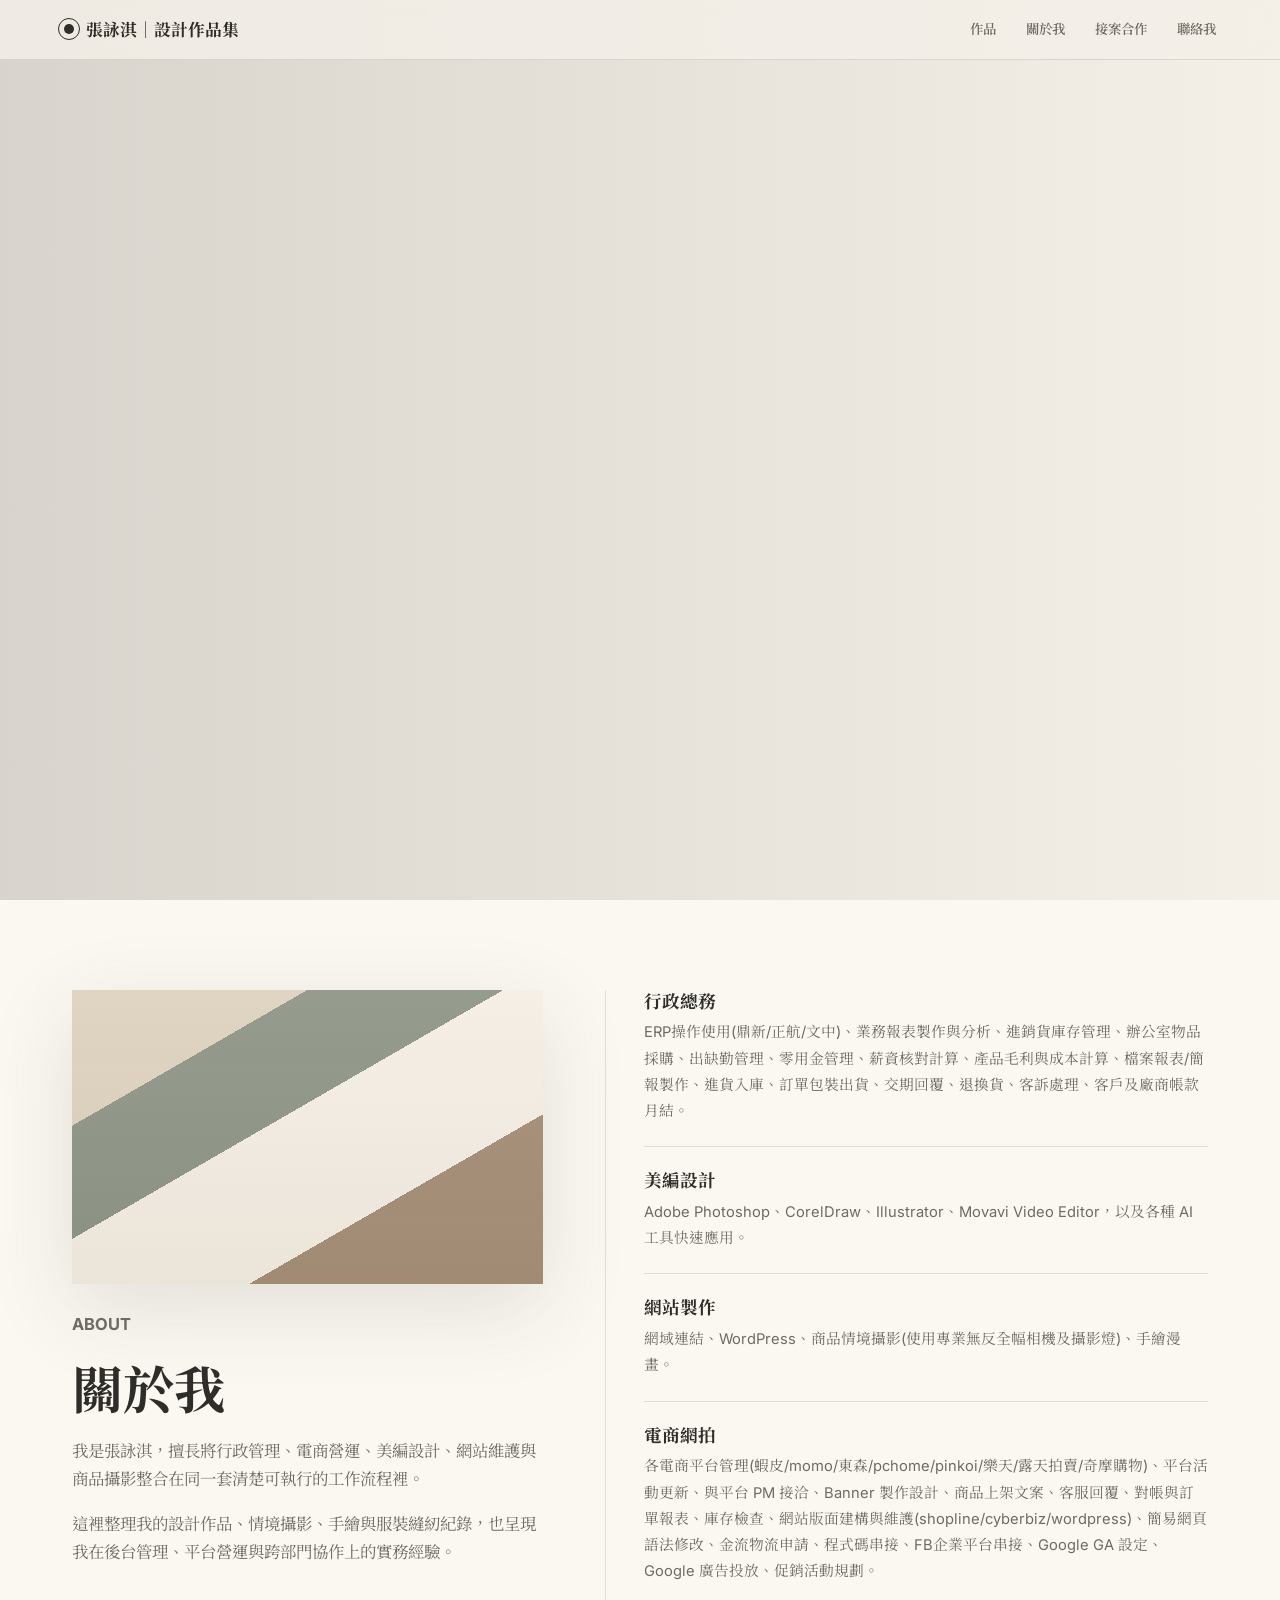
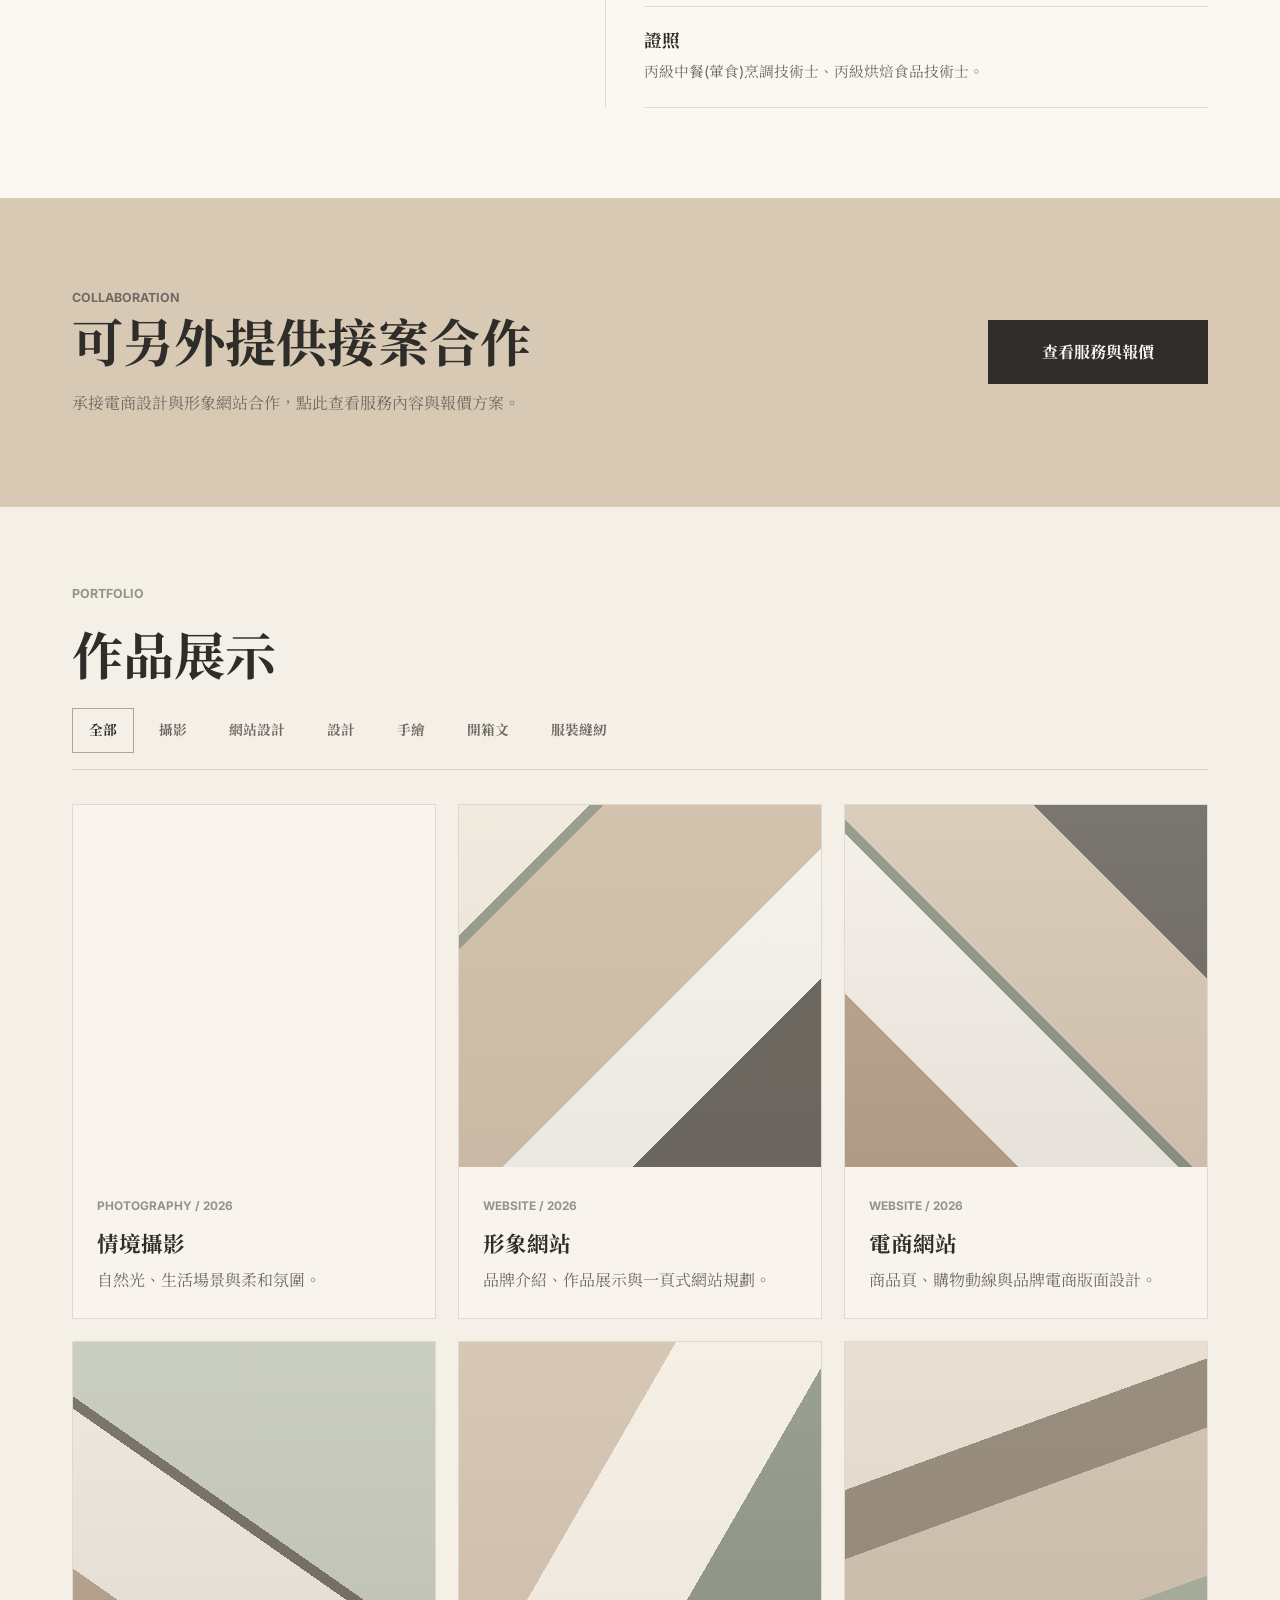
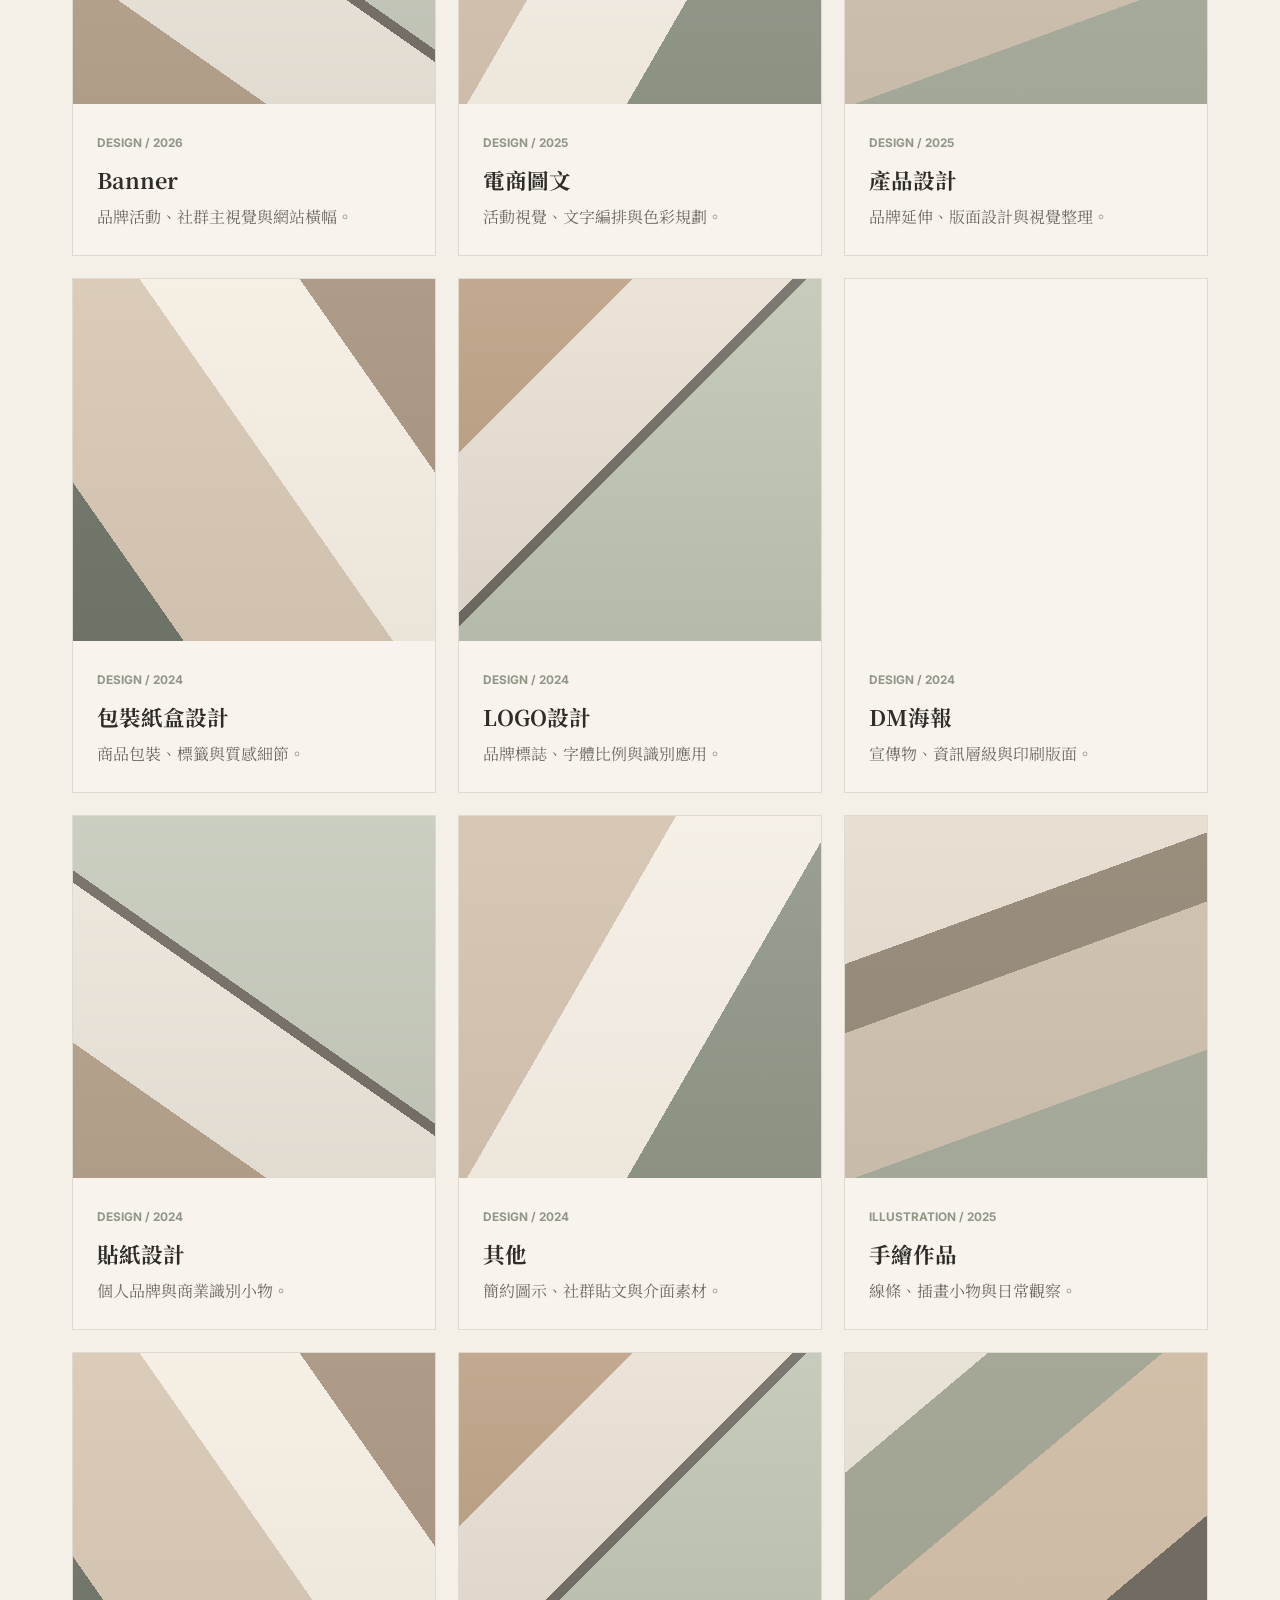
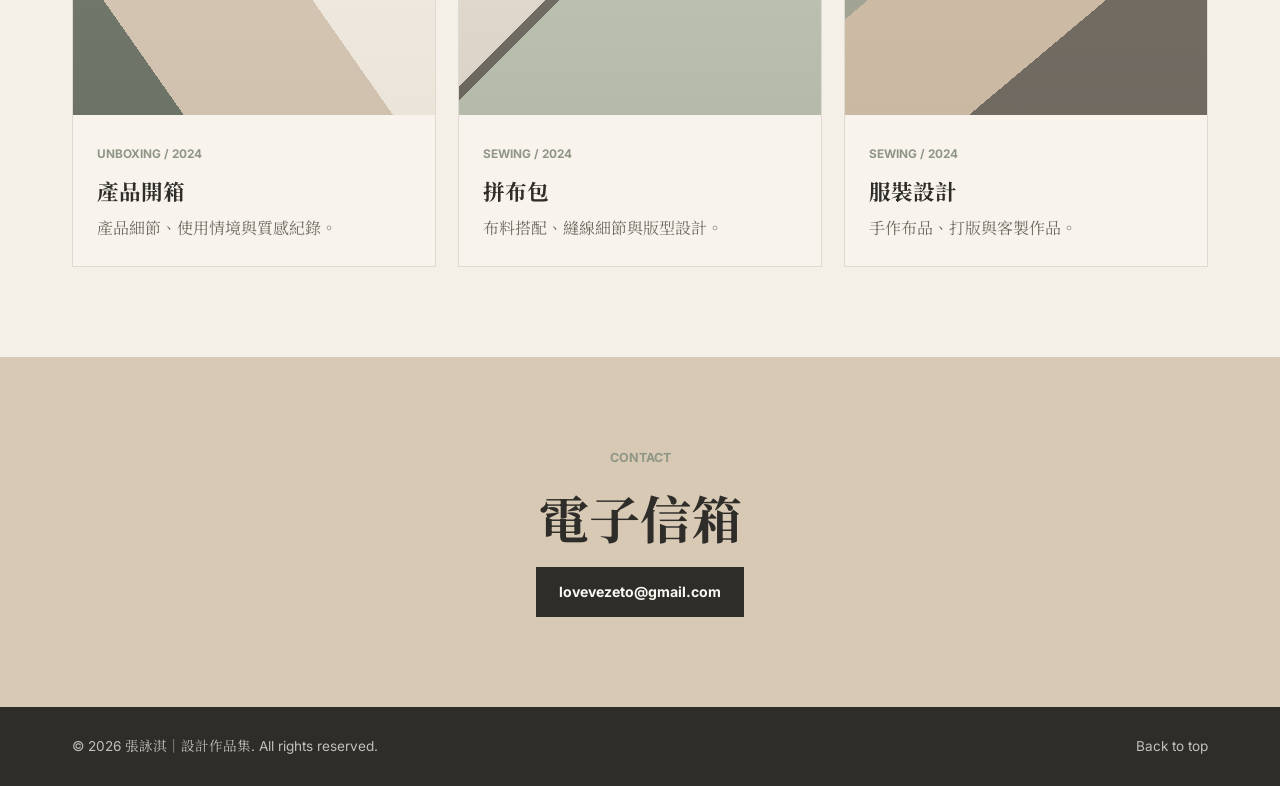
<file: index.html>
<!DOCTYPE html>
<html lang="zh-Hant">
  <head>
    <meta charset="UTF-8" />
    <meta name="viewport" content="width=device-width, initial-scale=1.0" />
    <meta
      name="description"
      content="高級感品牌風格作品集網站，收錄情境攝影、設計、手繪、開箱文與服裝縫紉作品。"
    />
    <title>張詠淇｜設計作品集</title>
    <link rel="preconnect" href="https://fonts.googleapis.com" />
    <link rel="preconnect" href="https://fonts.gstatic.com" crossorigin />
    <link
      href="https://fonts.googleapis.com/css2?family=Noto+Serif+TC:wght@500;700&family=Inter:wght@400;500;600&display=swap"
      rel="stylesheet"
    />
    <link rel="stylesheet" href="styles.css?v=20260527-2" />
  </head>
  <body>
    <header class="site-header" data-header>
      <a class="brand" href="index.html#top" aria-label="回到首頁">
        <span class="brand-mark"></span>
        張詠淇｜設計作品集
      </a>

      <button class="menu-toggle" type="button" aria-expanded="false" aria-controls="site-nav">
        <span></span>
        <span></span>
      </button>

      <nav class="site-nav" id="site-nav">
        <a href="#works">作品</a>
        <a href="#about">關於我</a>
        <a href="services.html">接案合作</a>
        <a href="#contact">聯絡我</a>
      </nav>
    </header>

    <main id="top">
      <section class="hero" aria-label="首頁形象 Banner">
        <div class="hero-banner" aria-hidden="true"></div>
      </section>

      <section class="section about" id="about" aria-labelledby="about-title">
        <div class="about-main">
          <div class="about-portrait" aria-hidden="true"></div>
          <div class="about-content">
            <p class="eyebrow">About</p>
            <h2 id="about-title">關於我</h2>
            <p>
              我是張詠淇，擅長將行政管理、電商營運、美編設計、網站維護與商品攝影整合在同一套清楚可執行的工作流程裡。
            </p>
            <p>
              這裡整理我的設計作品、情境攝影、手繪與服裝縫紉紀錄，也呈現我在後台管理、平台營運與跨部門協作上的實務經驗。
            </p>
          </div>
        </div>

        <div class="skills-panel" aria-label="我擅長的工具與能力">
          <div class="skill-group">
            <h3>行政總務</h3>
            <p>ERP操作使用(鼎新/正航/文中)、業務報表製作與分析、進銷貨庫存管理、辦公室物品採購、出缺勤管理、零用金管理、薪資核對計算、產品毛利與成本計算、檔案報表/簡報製作、進貨入庫、訂單包裝出貨、交期回覆、退換貨、客訴處理、客戶及廠商帳款月結。</p>
          </div>

          <div class="skill-group">
            <h3>美編設計</h3>
            <p>Adobe Photoshop、CorelDraw、Illustrator、Movavi Video Editor，以及各種 AI 工具快速應用。</p>
          </div>

          <div class="skill-group">
            <h3>網站製作</h3>
            <p>網域連結、WordPress、商品情境攝影(使用專業無反全幅相機及攝影燈)、手繪漫畫。</p>
          </div>

          <div class="skill-group">
            <h3>電商網拍</h3>
            <p>各電商平台管理(蝦皮/momo/東森/pchome/pinkoi/樂天/露天拍賣/奇摩購物)、平台活動更新、與平台 PM 接洽、Banner 製作設計、商品上架文案、客服回覆、對帳與訂單報表、庫存檢查、網站版面建構與維護(shopline/cyberbiz/wordpress)、簡易網頁語法修改、金流物流申請、程式碼串接、FB企業平台串接、Google GA 設定、Google 廣告投放、促銷活動規劃。</p>
          </div>

          <div class="skill-group">
            <h3>證照</h3>
            <p>丙級中餐(葷食)烹調技術士、丙級烘焙食品技術士。</p>
          </div>
        </div>
      </section>

      <section class="section collaboration" aria-labelledby="collaboration-title">
        <div>
          <p class="eyebrow">Collaboration</p>
          <h2 id="collaboration-title">可另外提供接案合作</h2>
          <p>
            承接電商設計與形象網站合作，點此查看服務內容與報價方案。
          </p>
        </div>
        <a class="button primary collaboration-button" href="services.html">查看服務與報價</a>
      </section>

      <section class="section works" id="works" aria-labelledby="works-title">
        <div class="section-heading">
          <p class="eyebrow">Portfolio</p>
          <h2 id="works-title">作品展示</h2>
        </div>

        <div class="filter-bar" role="list" aria-label="作品分類">
          <button class="filter-button active" type="button" data-filter="all">全部</button>
          <button class="filter-button" type="button" data-filter="photo">攝影</button>
          <button class="filter-button" type="button" data-filter="website">網站設計</button>
          <button class="filter-button" type="button" data-filter="design">設計</button>
          <button class="filter-button" type="button" data-filter="handdrawn">手繪</button>
          <button class="filter-button" type="button" data-filter="unboxing">開箱文</button>
          <button class="filter-button" type="button" data-filter="sewing">服裝縫紉</button>
        </div>

        <div class="album-grid">
          <a class="album-card" href="album.html?id=photo-portrait" data-category="photo">
            <div class="album-cover photo-scene-cover"></div>
            <div class="album-info">
              <span>Photography / 2026</span>
              <h3>情境攝影</h3>
              <p>自然光、生活場景與柔和氛圍。</p>
            </div>
          </a>

          <a class="album-card" href="album.html?id=brand-website" data-category="website">
            <div class="album-cover website-brand-image"></div>
            <div class="album-info">
              <span>Website / 2026</span>
              <h3>形象網站</h3>
              <p>品牌介紹、作品展示與一頁式網站規劃。</p>
            </div>
          </a>

          <a class="album-card" href="album.html?id=ecommerce-website" data-category="website">
            <div class="album-cover website-shop-image"></div>
            <div class="album-info">
              <span>Website / 2026</span>
              <h3>電商網站</h3>
              <p>商品頁、購物動線與品牌電商版面設計。</p>
            </div>
          </a>

          <a class="album-card" href="album.html?id=banner" data-category="design">
            <div class="album-cover cover-02"></div>
            <div class="album-info">
              <span>Design / 2026</span>
              <h3>Banner</h3>
              <p>品牌活動、社群主視覺與網站橫幅。</p>
            </div>
          </a>

          <a class="album-card" href="album.html?id=poster" data-category="design">
            <div class="album-cover cover-03"></div>
            <div class="album-info">
              <span>Design / 2025</span>
              <h3>電商圖文</h3>
              <p>活動視覺、文字編排與色彩規劃。</p>
            </div>
          </a>

          <a class="album-card" href="album.html?id=graphic" data-category="design">
            <div class="album-cover cover-04"></div>
            <div class="album-info">
              <span>Design / 2025</span>
              <h3>產品設計</h3>
              <p>品牌延伸、版面設計與視覺整理。</p>
            </div>
          </a>

          <a class="album-card" href="album.html?id=package" data-category="design">
            <div class="album-cover cover-05"></div>
            <div class="album-info">
              <span>Design / 2024</span>
              <h3>包裝紙盒設計</h3>
              <p>商品包裝、標籤與質感細節。</p>
            </div>
          </a>

          <a class="album-card" href="album.html?id=logo" data-category="design">
            <div class="album-cover cover-06"></div>
            <div class="album-info">
              <span>Design / 2024</span>
              <h3>LOGO設計</h3>
              <p>品牌標誌、字體比例與識別應用。</p>
            </div>
          </a>

          <a class="album-card" href="album.html?id=dm" data-category="design">
            <div class="album-cover dm-image"></div>
            <div class="album-info">
              <span>Design / 2024</span>
              <h3>DM海報</h3>
              <p>宣傳物、資訊層級與印刷版面。</p>
            </div>
          </a>

          <a class="album-card" href="album.html?id=card" data-category="design">
            <div class="album-cover cover-02"></div>
            <div class="album-info">
              <span>Design / 2024</span>
              <h3>貼紙設計</h3>
              <p>個人品牌與商業識別小物。</p>
            </div>
          </a>

          <a class="album-card" href="album.html?id=icon" data-category="design">
            <div class="album-cover cover-03"></div>
            <div class="album-info">
              <span>Design / 2024</span>
              <h3>其他</h3>
              <p>簡約圖示、社群貼文與介面素材。</p>
            </div>
          </a>

          <a class="album-card" href="album.html?id=handdrawn" data-category="handdrawn">
            <div class="album-cover cover-04"></div>
            <div class="album-info">
              <span>Illustration / 2025</span>
              <h3>手繪作品</h3>
              <p>線條、插畫小物與日常觀察。</p>
            </div>
          </a>

          <a class="album-card" href="album.html?id=unboxing" data-category="unboxing">
            <div class="album-cover cover-05"></div>
            <div class="album-info">
              <span>Unboxing / 2024</span>
              <h3>產品開箱</h3>
              <p>產品細節、使用情境與質感紀錄。</p>
            </div>
          </a>

          <a class="album-card" href="album.html?id=sewing-bag" data-category="sewing">
            <div class="album-cover cover-06"></div>
            <div class="album-info">
              <span>Sewing / 2024</span>
              <h3>拼布包</h3>
              <p>布料搭配、縫線細節與版型設計。</p>
            </div>
          </a>

          <a class="album-card" href="album.html?id=sewing-design" data-category="sewing">
            <div class="album-cover cover-01"></div>
            <div class="album-info">
              <span>Sewing / 2024</span>
              <h3>服裝設計</h3>
              <p>手作布品、打版與客製作品。</p>
            </div>
          </a>
        </div>
      </section>

      <section class="section contact" id="contact" aria-labelledby="contact-title">
        <p class="eyebrow">Contact</p>
        <h2 id="contact-title">電子信箱</h2>
        <a class="button primary" href="mailto:lovevezeto@gmail.com">lovevezeto@gmail.com</a>
      </section>
    </main>

    <footer class="site-footer">
      <p>© 2026 張詠淇｜設計作品集. All rights reserved.</p>
      <a href="#top">Back to top</a>
    </footer>

    <script src="script.js?v=20260527-2"></script>
  </body>
</html>
</file>
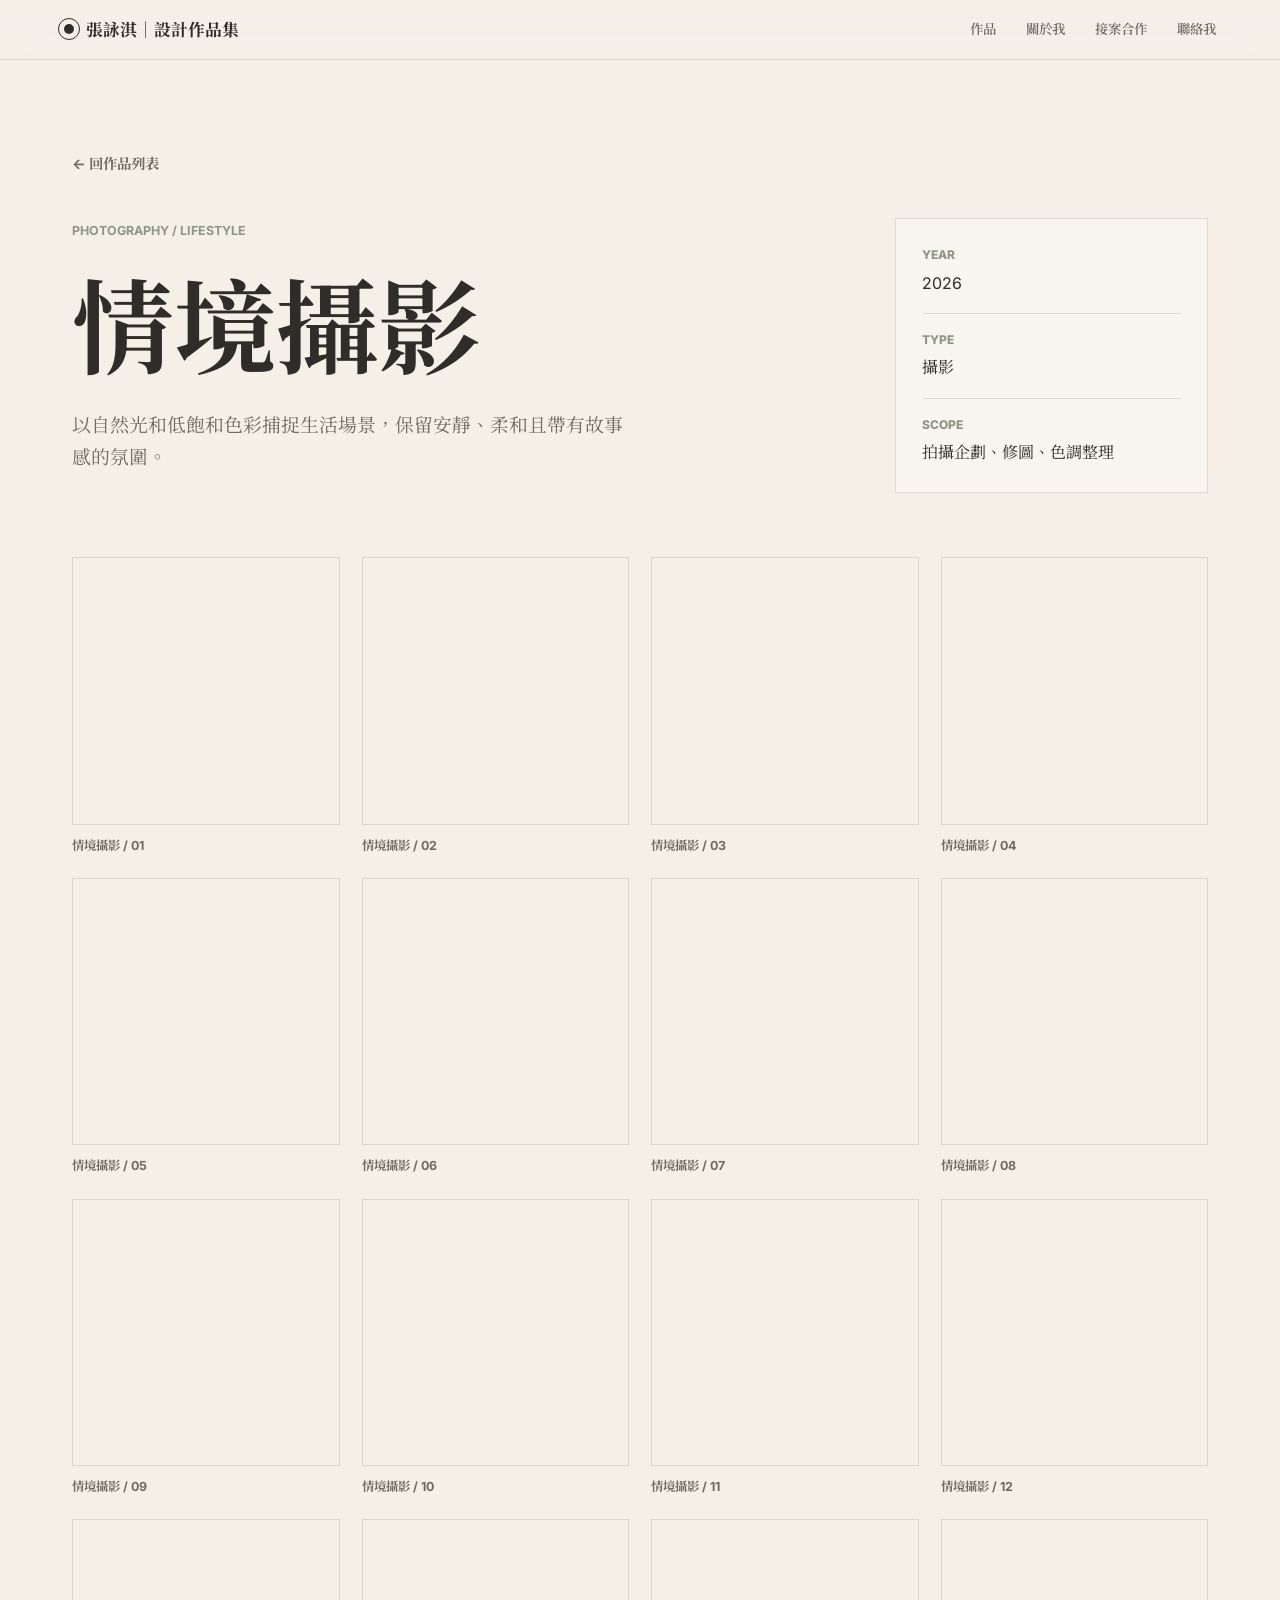
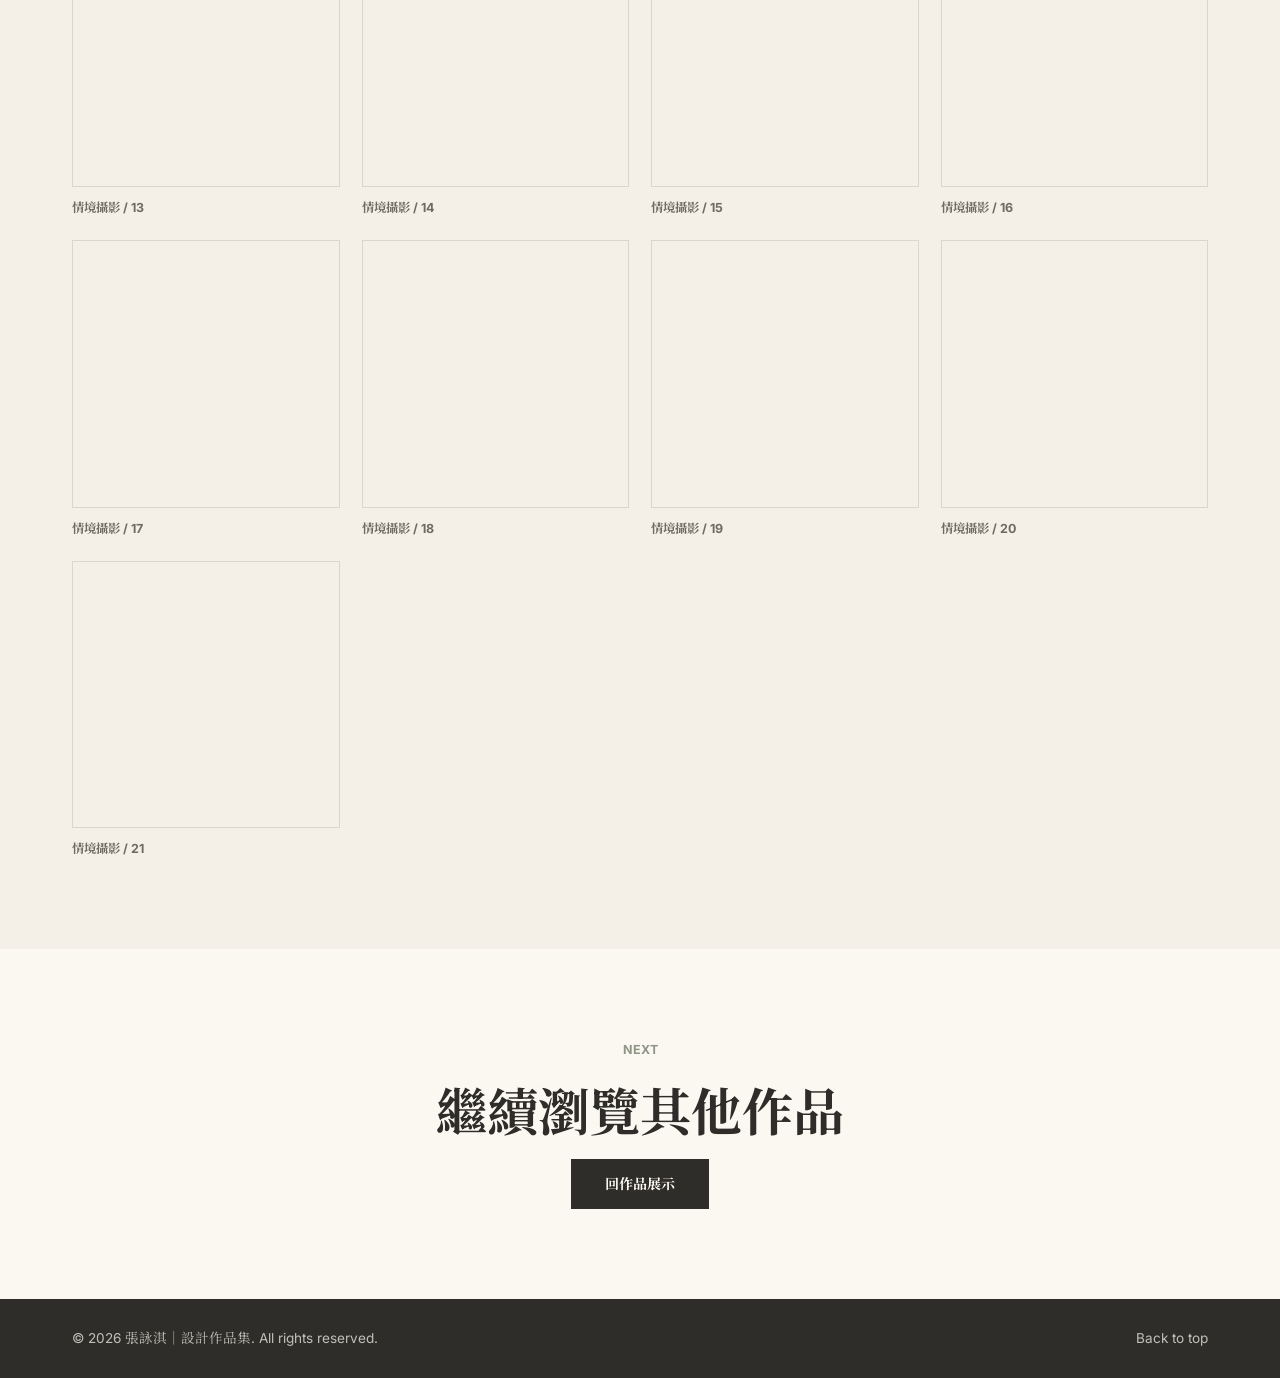
<file: album.html>
<!DOCTYPE html>
<html lang="zh-Hant">
  <head>
    <meta charset="UTF-8" />
    <meta name="viewport" content="width=device-width, initial-scale=1.0" />
    <meta name="description" content="作品相本詳情頁，展示作品介紹、資訊與相片集。" />
    <title>作品相本 | 張詠淇｜設計作品集</title>
    <link rel="preconnect" href="https://fonts.googleapis.com" />
    <link rel="preconnect" href="https://fonts.gstatic.com" crossorigin />
    <link
      href="https://fonts.googleapis.com/css2?family=Noto+Serif+TC:wght@500;700&family=Inter:wght@400;500;600&display=swap"
      rel="stylesheet"
    />
    <link rel="stylesheet" href="styles.css?v=20260527-2" />
  </head>
  <body>
    <header class="site-header" data-header>
      <a class="brand" href="index.html#top" aria-label="回到首頁">
        <span class="brand-mark"></span>
        張詠淇｜設計作品集
      </a>

      <button class="menu-toggle" type="button" aria-expanded="false" aria-controls="site-nav">
        <span></span>
        <span></span>
      </button>

      <nav class="site-nav" id="site-nav">
        <a href="index.html#works">作品</a>
        <a href="index.html#about">關於我</a>
        <a href="services.html">接案合作</a>
        <a href="index.html#contact">聯絡我</a>
      </nav>
    </header>

    <main class="album-page">
      <section class="album-hero section">
        <a class="back-link" href="index.html#works">← 回作品列表</a>
        <div class="album-hero-grid">
          <div>
            <p class="eyebrow" data-album-category>Portfolio Album</p>
            <h1 data-album-title>作品相本</h1>
            <p class="hero-copy" data-album-description>
              這裡會顯示作品的介紹、年份、服務項目與照片集。
            </p>
          </div>
          <dl class="album-meta">
            <div>
              <dt>Year</dt>
              <dd data-album-year>2026</dd>
            </div>
            <div>
              <dt>Type</dt>
              <dd data-album-type>Portfolio</dd>
            </div>
            <div>
              <dt>Scope</dt>
              <dd data-album-scope>Visual Direction</dd>
            </div>
          </dl>
        </div>
      </section>

      <section class="album-gallery section" aria-label="相本照片">
        <div class="gallery-grid" data-gallery-grid></div>
      </section>

      <div class="lightbox" data-lightbox aria-hidden="true">
        <button class="lightbox-close" type="button" data-lightbox-close aria-label="關閉大圖">
          ×
        </button>
        <div class="lightbox-image" data-lightbox-image role="img"></div>
        <p class="lightbox-caption" data-lightbox-caption></p>
      </div>

      <section class="album-next section">
        <p class="eyebrow">Next</p>
        <h2>繼續瀏覽其他作品</h2>
        <a class="button primary" href="index.html#works">回作品展示</a>
      </section>
    </main>

    <footer class="site-footer">
      <p>© 2026 張詠淇｜設計作品集. All rights reserved.</p>
      <a href="index.html#top">Back to top</a>
    </footer>

    <script src="script.js?v=20260527-2"></script>
  </body>
</html>
</file>
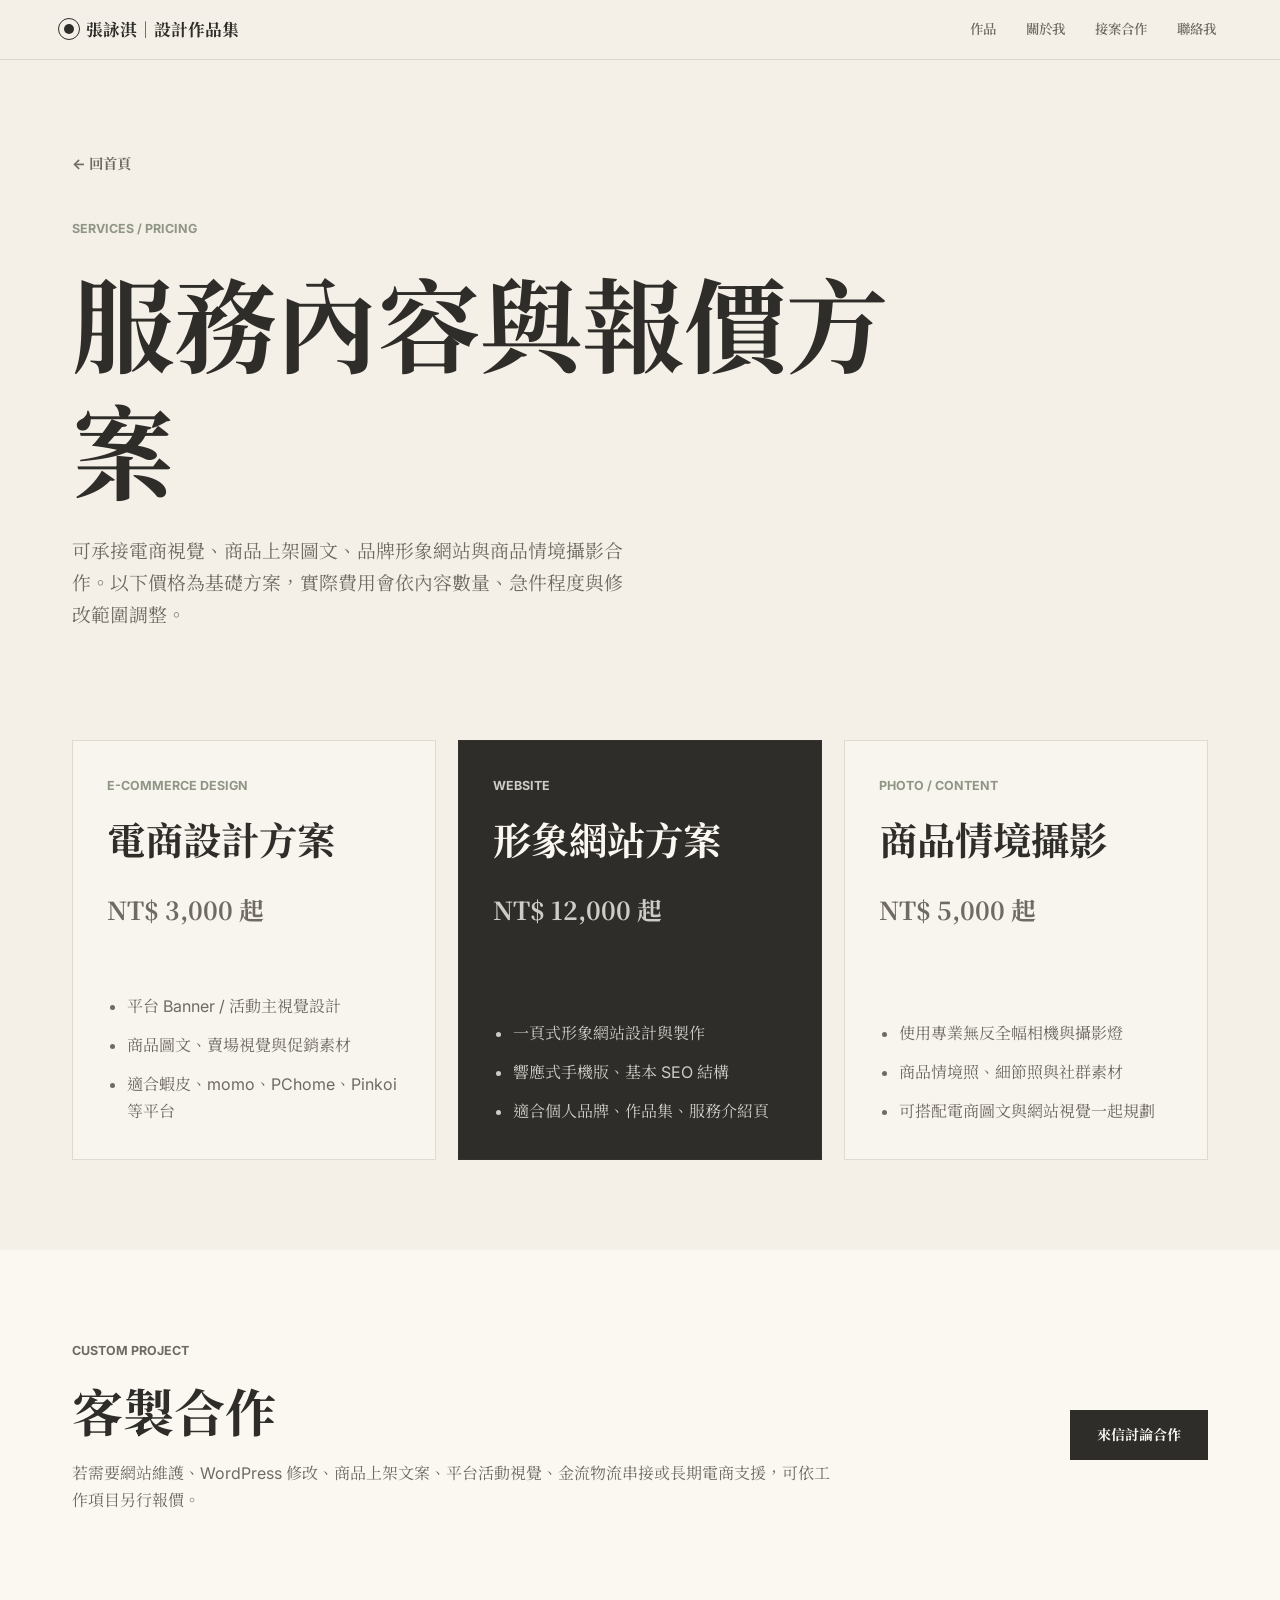
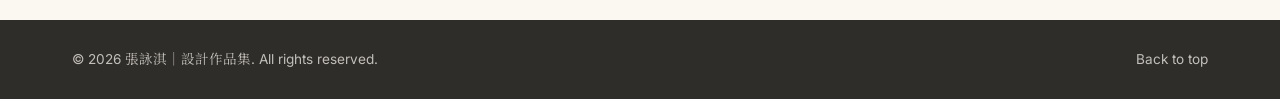
<file: services.html>
<!DOCTYPE html>
<html lang="zh-Hant">
  <head>
    <meta charset="UTF-8" />
    <meta name="viewport" content="width=device-width, initial-scale=1.0" />
    <meta
      name="description"
      content="張詠淇設計作品集接案合作服務內容與報價方案，包含電商設計、形象網站與商品情境攝影。"
    />
    <title>服務內容與報價方案 | 張詠淇｜設計作品集</title>
    <link rel="preconnect" href="https://fonts.googleapis.com" />
    <link rel="preconnect" href="https://fonts.gstatic.com" crossorigin />
    <link
      href="https://fonts.googleapis.com/css2?family=Noto+Serif+TC:wght@500;700&family=Inter:wght@400;500;600&display=swap"
      rel="stylesheet"
    />
    <link rel="stylesheet" href="styles.css?v=20260527-2" />
  </head>
  <body>
    <header class="site-header" data-header>
      <a class="brand" href="index.html#top" aria-label="回到首頁">
        <span class="brand-mark"></span>
        張詠淇｜設計作品集
      </a>

      <button class="menu-toggle" type="button" aria-expanded="false" aria-controls="site-nav">
        <span></span>
        <span></span>
      </button>

      <nav class="site-nav" id="site-nav">
        <a href="index.html#works">作品</a>
        <a href="index.html#about">關於我</a>
        <a href="services.html">接案合作</a>
        <a href="index.html#contact">聯絡我</a>
      </nav>
    </header>

    <main class="service-page">
      <section class="section service-hero">
        <a class="back-link" href="index.html#about">← 回首頁</a>
        <p class="eyebrow">Services / Pricing</p>
        <h1>服務內容與報價方案</h1>
        <p class="hero-copy">
          可承接電商視覺、商品上架圖文、品牌形象網站與商品情境攝影合作。以下價格為基礎方案，實際費用會依內容數量、急件程度與修改範圍調整。
        </p>
      </section>

      <section class="section pricing-section" aria-label="報價方案">
        <article class="price-card">
          <p class="eyebrow">E-commerce Design</p>
          <h2>電商設計方案</h2>
          <p class="price">NT$ 3,000 起</p>
          <ul>
            <li>平台 Banner / 活動主視覺設計</li>
            <li>商品圖文、賣場視覺與促銷素材</li>
            <li>適合蝦皮、momo、PChome、Pinkoi 等平台</li>
          </ul>
        </article>

        <article class="price-card featured">
          <p class="eyebrow">Website</p>
          <h2>形象網站方案</h2>
          <p class="price">NT$ 12,000 起</p>
          <ul>
            <li>一頁式形象網站設計與製作</li>
            <li>響應式手機版、基本 SEO 結構</li>
            <li>適合個人品牌、作品集、服務介紹頁</li>
          </ul>
        </article>

        <article class="price-card">
          <p class="eyebrow">Photo / Content</p>
          <h2>商品情境攝影</h2>
          <p class="price">NT$ 5,000 起</p>
          <ul>
            <li>使用專業無反全幅相機與攝影燈</li>
            <li>商品情境照、細節照與社群素材</li>
            <li>可搭配電商圖文與網站視覺一起規劃</li>
          </ul>
        </article>
      </section>

      <section class="section service-note">
        <div>
          <p class="eyebrow">Custom Project</p>
          <h2>客製合作</h2>
          <p>
            若需要網站維護、WordPress 修改、商品上架文案、平台活動視覺、金流物流串接或長期電商支援，可依工作項目另行報價。
          </p>
        </div>
        <a class="button primary" href="mailto:lovevezeto@gmail.com">來信討論合作</a>
      </section>
    </main>

    <footer class="site-footer">
      <p>© 2026 張詠淇｜設計作品集. All rights reserved.</p>
      <a href="index.html#top">Back to top</a>
    </footer>

    <script src="script.js?v=20260527-2"></script>
  </body>
</html>
</file>
<file: styles.css>
:root {
  --linen: #f4efe7;
  --sand: #d8c9b5;
  --clay: #b9a38c;
  --moss: #8f9686;
  --sage: #c2c8b8;
  --stone: #6f6b63;
  --charcoal: #2f2d29;
  --paper: #fbf8f2;
  --line: rgba(91, 82, 71, 0.16);
  --shadow: 0 24px 80px rgba(79, 69, 55, 0.14);
  --serif: "Noto Serif TC", serif;
  --sans: "Inter", "Noto Serif TC", sans-serif;
}

* {
  box-sizing: border-box;
}

html {
  scroll-behavior: smooth;
}

body {
  margin: 0;
  background: var(--linen);
  color: var(--charcoal);
  font-family: var(--sans);
  line-height: 1.7;
}

a {
  color: inherit;
  text-decoration: none;
}

button {
  font: inherit;
}

.site-header {
  align-items: center;
  background: rgba(244, 239, 231, 0.84);
  backdrop-filter: blur(18px);
  border-bottom: 1px solid var(--line);
  display: flex;
  inset: 0 0 auto;
  justify-content: space-between;
  padding: 18px clamp(20px, 5vw, 64px);
  position: fixed;
  transition: box-shadow 0.25s ease, padding 0.25s ease;
  z-index: 20;
}

.site-header.scrolled {
  box-shadow: 0 12px 42px rgba(74, 65, 53, 0.08);
  padding-block: 12px;
}

.brand {
  align-items: center;
  display: inline-flex;
  font-family: var(--serif);
  font-size: clamp(0.9rem, 2.4vw, 1.05rem);
  font-weight: 700;
  gap: 12px;
  line-height: 1.35;
}

.brand-mark {
  background: var(--charcoal);
  border-radius: 50%;
  display: inline-block;
  height: 10px;
  position: relative;
  width: 10px;
}

.brand-mark::after {
  border: 1px solid var(--charcoal);
  border-radius: 50%;
  content: "";
  height: 20px;
  left: -6px;
  position: absolute;
  top: -6px;
  width: 20px;
}

.site-nav {
  align-items: center;
  display: flex;
  gap: 30px;
  font-size: 0.84rem;
  font-weight: 600;
}

.site-nav a {
  color: var(--stone);
}

.site-nav a:hover {
  color: var(--charcoal);
}

.menu-toggle {
  background: transparent;
  border: 0;
  cursor: pointer;
  display: none;
  height: 36px;
  padding: 8px;
  width: 42px;
}

.menu-toggle span {
  background: var(--charcoal);
  display: block;
  height: 1px;
  margin: 7px 0;
  width: 100%;
}

.hero {
  min-height: 100svh;
  overflow: hidden;
  padding: 0;
  position: relative;
}

.hero::before {
  display: none;
}

.hero-banner {
  background:
    linear-gradient(90deg, rgba(47, 45, 41, 0.14), rgba(244, 239, 231, 0.06)),
    url("https://blogger.googleusercontent.com/img/b/R29vZ2xl/AVvXsEj3yO3MQvs5D78nHAxsAmLR_OJqMFxZM0kBshJWRofZ5rtxwd6hx30Lk8JEOtYKXjvgfSu9qoMZxOSkD_YAvksx-e70lD5ejf43QKJaz3lBd3VM6_F9L1UsSUeQNiOwkesPO8LtsiMYBeM/s0/DSC_0438_00001.jpg");
  background-position: center;
  background-size: cover;
  min-height: 100svh;
  width: 100%;
}

.hero-frame,
.about-portrait,
.album-cover {
  background-size: cover;
  box-shadow: var(--shadow);
}

.hero-frame {
  border: 1px solid rgba(255, 255, 255, 0.4);
  position: absolute;
}

.frame-one {
  aspect-ratio: 4 / 5;
  background:
    linear-gradient(145deg, rgba(47, 45, 41, 0.04), rgba(255, 255, 255, 0.1)),
    linear-gradient(135deg, #9ca18f 0 20%, #d7c9b5 20% 36%, #efe6d9 36% 60%, #b7a086 60% 82%, #6f7569 82%);
  right: 8%;
  top: 2%;
  width: min(390px, 62%);
}

.frame-two {
  aspect-ratio: 1 / 1.18;
  background:
    linear-gradient(155deg, rgba(255, 255, 255, 0.18), rgba(47, 45, 41, 0.04)),
    linear-gradient(45deg, #c5b7a5 0 28%, #746d5f 28% 29%, #efe9de 29% 58%, #acb09f 58% 100%);
  left: 0;
  top: 30%;
  width: min(280px, 44%);
}

.frame-three {
  aspect-ratio: 5 / 3.2;
  background:
    linear-gradient(115deg, rgba(255, 255, 255, 0.16), transparent),
    linear-gradient(155deg, #756f66 0 14%, #d9cdbd 14% 48%, #a7a995 48% 68%, #eee5d7 68%);
  bottom: 0;
  right: 0;
  width: min(430px, 68%);
}

.hero-content {
  justify-self: start;
  max-width: 680px;
  position: relative;
  width: min(100%, 680px);
  z-index: 2;
}

.eyebrow {
  color: var(--moss);
  font-size: 0.78rem;
  font-weight: 700;
  margin: 0 0 18px;
  text-transform: uppercase;
}

h1,
h2,
h3,
p {
  margin-top: 0;
}

h1,
h2,
h3 {
  font-family: var(--serif);
  line-height: 1.24;
}

h1 {
  font-size: clamp(2.8rem, 7vw, 6.8rem);
  margin-bottom: 28px;
  max-width: 850px;
}

h2 {
  font-size: clamp(2rem, 4vw, 4.2rem);
  margin-bottom: 18px;
}

h3 {
  font-size: 1.35rem;
  margin-bottom: 10px;
}

.hero-copy {
  color: var(--stone);
  font-size: clamp(1rem, 1.5vw, 1.18rem);
  max-width: 560px;
}

.hero-actions {
  display: flex;
  flex-wrap: wrap;
  gap: 14px;
  margin-top: 34px;
}

.button {
  align-items: center;
  border: 1px solid var(--charcoal);
  display: inline-flex;
  font-size: 0.88rem;
  font-weight: 700;
  justify-content: center;
  min-height: 48px;
  min-width: 138px;
  padding: 12px 22px;
  transition: transform 0.2s ease, background 0.2s ease, color 0.2s ease;
}

.button:hover {
  transform: translateY(-2px);
}

.button.primary {
  background: var(--charcoal);
  color: var(--paper);
}

.button.ghost {
  background: rgba(251, 248, 242, 0.28);
}

.hero-note {
  align-items: center;
  border-top: 1px solid var(--line);
  bottom: 22px;
  color: var(--stone);
  display: flex;
  font-size: 0.76rem;
  gap: clamp(16px, 4vw, 48px);
  inset-inline: clamp(20px, 6vw, 72px);
  justify-content: flex-end;
  padding-top: 20px;
  position: absolute;
  z-index: 2;
}

.section {
  padding: clamp(58px, 7vw, 96px) clamp(20px, 6vw, 72px);
}

.section-heading {
  margin-bottom: 22px;
}

.section-heading .eyebrow,
.section-heading h2 {
  max-width: 760px;
}

.filter-bar {
  border-bottom: 1px solid var(--line);
  display: flex;
  flex-wrap: wrap;
  gap: 8px;
  margin-bottom: 34px;
  padding-bottom: 16px;
}

.filter-button {
  background: transparent;
  border: 1px solid transparent;
  color: var(--stone);
  cursor: pointer;
  font-size: 0.86rem;
  font-weight: 700;
  padding: 10px 16px;
}

.filter-button.active,
.filter-button:hover {
  border-color: var(--clay);
  color: var(--charcoal);
}

.album-grid {
  display: grid;
  gap: 22px;
  grid-template-columns: repeat(3, minmax(0, 1fr));
}

.album-card {
  background: rgba(251, 248, 242, 0.58);
  border: 1px solid var(--line);
  color: inherit;
  display: block;
  overflow: hidden;
  transition: opacity 0.25s ease, transform 0.25s ease;
}

.album-card:hover {
  transform: translateY(-6px);
}

.album-card.hidden {
  display: none;
}

.album-cover {
  aspect-ratio: 1 / 1;
  box-shadow: none;
}

.cover-01 {
  background:
    linear-gradient(rgba(47, 45, 41, 0.03), rgba(47, 45, 41, 0.08)),
    linear-gradient(140deg, #eee8dc 0 18%, #a9ac9a 18% 40%, #d7c4ad 40% 70%, #766f66 70%);
}

.photo-scene-image {
  background-image: url("https://blogger.googleusercontent.com/img/b/R29vZ2xl/AVvXsEjCDpFbgPM2-cGIIAOkhy991MZ-NWHjv5BBMkhKvBXFJiiHpfSjCZzrlHt4NI25_V0FkPMPWwGy6o2jL5CRhGQkYl2fpgRGFVnBfjjrDAFThK-cTefhKxly1X2wcl5PsLknDEoO7uWAlSo/s0/DSC_0665_00001.jpg");
  background-position: center;
  background-size: cover;
}

.photo-scene-cover {
  background-image: url("https://blogger.googleusercontent.com/img/b/R29vZ2xl/AVvXsEjCDpFbgPM2-cGIIAOkhy991MZ-NWHjv5BBMkhKvBXFJiiHpfSjCZzrlHt4NI25_V0FkPMPWwGy6o2jL5CRhGQkYl2fpgRGFVnBfjjrDAFThK-cTefhKxly1X2wcl5PsLknDEoO7uWAlSo/s0/DSC_0665_00001.jpg");
  background-position: center;
  background-size: cover;
}

.dm-image {
  background-image: url("https://blogger.googleusercontent.com/img/b/R29vZ2xl/AVvXsEg2GyMZHz5aAgx2WB1iVKThaIrY0MNeVeBMNbgMyLK0Sz6xl8kDq3b4nciayjrlzrhcHBRZsbaL6o6YgBJzzW9JeWisR7qodRuisw0V3A8r4zBe9pseailplKn9eh7v9dDYtkTYliO_9Zc/s0/001.jpg");
  background-position: center;
  background-size: cover;
}

.website-brand-image {
  background:
    linear-gradient(rgba(47, 45, 41, 0.02), rgba(47, 45, 41, 0.08)),
    linear-gradient(135deg, #f4eee3 0 18%, #9da18f 18% 20%, #d6c5b0 20% 56%, #fbf8f2 56% 74%, #6f6b63 74%);
  background-position: center;
  background-size: cover;
}

.website-shop-image {
  background:
    linear-gradient(rgba(255, 255, 255, 0.08), rgba(47, 45, 41, 0.07)),
    linear-gradient(45deg, #b9a38c 0 24%, #f4efe7 24% 46%, #8f9686 46% 48%, #d8c9b5 48% 76%, #6f6b63 76%);
  background-position: center;
  background-size: cover;
}

.cover-02 {
  background:
    linear-gradient(rgba(255, 255, 255, 0.05), rgba(47, 45, 41, 0.07)),
    linear-gradient(35deg, #b8a58f 0 22%, #eee8dd 22% 48%, #777066 48% 50%, #c8ccbd 50%);
}

.cover-03 {
  background:
    linear-gradient(rgba(255, 255, 255, 0.1), rgba(47, 45, 41, 0.04)),
    linear-gradient(120deg, #d3c2ae 0 38%, #f4eee3 38% 66%, #8f9686 66%);
}

.cover-04 {
  background:
    linear-gradient(rgba(47, 45, 41, 0.02), rgba(47, 45, 41, 0.08)),
    linear-gradient(160deg, #ece3d6 0 30%, #9c907f 30% 44%, #d5c7b5 44% 74%, #adb2a2 74%);
}

.cover-05 {
  background:
    linear-gradient(rgba(255, 255, 255, 0.06), rgba(47, 45, 41, 0.05)),
    linear-gradient(55deg, #70766a 0 18%, #d8c9b5 18% 52%, #f5eee3 52% 78%, #a99682 78%);
}

.cover-06 {
  background:
    linear-gradient(rgba(255, 255, 255, 0.1), rgba(47, 45, 41, 0.08)),
    linear-gradient(135deg, #bb9f82 0 24%, #e9e0d4 24% 46%, #6f6b63 46% 48%, #c0c6b5 48%);
}

.album-info {
  padding: 24px;
}

.album-info span {
  color: var(--moss);
  display: inline-block;
  font-size: 0.74rem;
  font-weight: 700;
  margin-bottom: 14px;
  text-transform: uppercase;
}

.album-info p {
  color: var(--stone);
  margin-bottom: 0;
}

.about {
  align-items: start;
  background: var(--paper);
  display: grid;
  gap: clamp(28px, 5vw, 62px);
  grid-template-columns: minmax(300px, 0.78fr) minmax(320px, 1fr);
}

.about-main {
  display: grid;
  gap: 26px;
}

.about-portrait {
  aspect-ratio: 16 / 10;
  background:
    linear-gradient(rgba(255, 255, 255, 0.06), rgba(47, 45, 41, 0.05)),
    linear-gradient(150deg, #ded1bf 0 24%, #8f9686 24% 44%, #f5eee3 44% 70%, #a68f77 70%);
  min-height: 0;
}

.about-content {
  max-width: 720px;
}

.about-content p {
  color: var(--stone);
  font-size: 1.03rem;
}

.about-list {
  border-top: 1px solid var(--line);
  margin: 34px 0 0;
}

.about-list div {
  border-bottom: 1px solid var(--line);
  display: grid;
  gap: 18px;
  grid-template-columns: 120px 1fr;
  padding: 18px 0;
}

.about-list dt {
  color: var(--moss);
  font-size: 0.78rem;
  font-weight: 800;
  text-transform: uppercase;
}

.about-list dd {
  margin: 0;
}

.skills-panel {
  border-left: 1px solid var(--line);
  display: grid;
  gap: 0;
  padding-left: clamp(22px, 3vw, 40px);
}

.skill-group {
  border-bottom: 1px solid var(--line);
  padding: 0 0 22px;
}

.skill-group + .skill-group {
  padding-top: 22px;
}

.skill-group h3 {
  font-size: 1.1rem;
  margin-bottom: 8px;
}

.skill-group p {
  color: var(--stone);
  font-size: 0.92rem;
  line-height: 1.78;
  margin-bottom: 0;
}

.works {
  padding-top: clamp(46px, 6vw, 76px);
}

.collaboration {
  align-items: center;
  background: var(--sand);
  display: flex;
  gap: 28px;
  justify-content: space-between;
}

.collaboration h2 {
  font-size: clamp(2rem, 4vw, 4rem);
}

.collaboration p {
  color: var(--stone);
  margin-bottom: 0;
  max-width: 620px;
}

.collaboration .button {
  flex: 0 0 auto;
}

.collaboration-button {
  font-size: 1rem;
  min-height: 64px;
  min-width: 220px;
  padding-inline: 34px;
}

.service-page {
  background: var(--linen);
  min-height: 100vh;
}

.service-hero {
  padding-top: 150px;
}

.service-hero h1 {
  font-size: clamp(3rem, 8vw, 7rem);
  margin-bottom: 24px;
}

.pricing-section {
  display: grid;
  gap: 22px;
  grid-template-columns: repeat(3, minmax(0, 1fr));
  padding-top: 0;
}

.price-card {
  background: rgba(251, 248, 242, 0.66);
  border: 1px solid var(--line);
  display: flex;
  flex-direction: column;
  min-height: 420px;
  padding: clamp(24px, 3vw, 34px);
}

.price-card.featured {
  background: var(--charcoal);
  color: var(--paper);
}

.price-card.featured .eyebrow,
.price-card.featured .price,
.price-card.featured li {
  color: rgba(251, 248, 242, 0.78);
}

.price-card h2 {
  font-size: clamp(1.7rem, 3vw, 2.7rem);
}

.price {
  color: var(--stone);
  font-family: var(--serif);
  font-size: 1.55rem;
  font-weight: 700;
  margin: 8px 0 28px;
}

.price-card ul {
  color: var(--stone);
  display: grid;
  gap: 12px;
  margin: auto 0 0;
  padding-left: 20px;
}

.service-note {
  align-items: center;
  background: var(--paper);
  display: flex;
  gap: 28px;
  justify-content: space-between;
}

.service-note p {
  color: var(--stone);
  max-width: 760px;
}

.contact {
  background: var(--sand);
  text-align: center;
}

.contact h2 {
  margin-inline: auto;
  max-width: 760px;
}

.album-page {
  background: var(--linen);
  min-height: 100vh;
}

.album-hero {
  padding-bottom: clamp(32px, 5vw, 64px);
  padding-top: 150px;
}

.back-link {
  color: var(--stone);
  display: inline-flex;
  font-size: 0.9rem;
  font-weight: 700;
  margin-bottom: 42px;
}

.back-link:hover {
  color: var(--charcoal);
}

.album-hero-grid {
  align-items: end;
  display: grid;
  gap: clamp(28px, 6vw, 84px);
  grid-template-columns: minmax(0, 1fr) minmax(260px, 0.42fr);
}

.album-hero h1 {
  font-size: clamp(3rem, 8vw, 7rem);
  margin-bottom: 24px;
}

.album-meta {
  background: rgba(251, 248, 242, 0.62);
  border: 1px solid var(--line);
  margin: 0;
  padding: 26px;
}

.album-meta div {
  border-bottom: 1px solid var(--line);
  padding: 16px 0;
}

.album-meta div:first-child {
  padding-top: 0;
}

.album-meta div:last-child {
  border-bottom: 0;
  padding-bottom: 0;
}

.album-meta dt {
  color: var(--moss);
  font-size: 0.75rem;
  font-weight: 800;
  text-transform: uppercase;
}

.album-meta dd {
  color: var(--charcoal);
  margin: 4px 0 0;
}

.gallery-grid {
  display: grid;
  gap: 22px;
  grid-template-columns: repeat(4, minmax(0, 1fr));
}

.album-gallery {
  padding-top: 0;
}

.gallery-item {
  margin: 0;
}

.gallery-thumb {
  background: transparent;
  border: 0;
  cursor: zoom-in;
  display: block;
  padding: 0;
  width: 100%;
}

.gallery-image {
  aspect-ratio: 1 / 1;
  background-size: cover;
  border: 1px solid var(--line);
  display: block;
  transition: filter 0.2s ease, transform 0.2s ease;
}

.gallery-thumb:hover .gallery-image {
  filter: saturate(1.04) contrast(1.02);
  transform: translateY(-4px);
}

.gallery-item figcaption {
  color: var(--stone);
  font-size: 0.78rem;
  font-weight: 700;
  margin-top: 10px;
  text-transform: uppercase;
}

.is-lightbox-open {
  overflow: hidden;
}

.lightbox {
  align-items: center;
  background: rgba(47, 45, 41, 0.82);
  display: none;
  inset: 0;
  justify-content: center;
  padding: 86px clamp(18px, 5vw, 64px) 42px;
  position: fixed;
  z-index: 50;
}

.lightbox.open {
  display: flex;
}

.lightbox-image {
  background-position: center;
  background-repeat: no-repeat;
  background-size: contain;
  height: 86vh;
  width: 92vw;
}

.lightbox-caption {
  bottom: 22px;
  color: var(--paper);
  font-size: 0.86rem;
  font-weight: 700;
  left: 50%;
  margin: 0;
  position: absolute;
  text-align: center;
  text-transform: uppercase;
  transform: translateX(-50%);
}

.lightbox-close {
  align-items: center;
  background: var(--paper);
  border: 0;
  color: var(--charcoal);
  cursor: pointer;
  display: inline-flex;
  font-size: 2rem;
  height: 44px;
  justify-content: center;
  line-height: 1;
  position: absolute;
  right: clamp(18px, 4vw, 46px);
  top: 24px;
  width: 44px;
}

.album-next {
  background: var(--paper);
  text-align: center;
}

.album-next h2 {
  margin-inline: auto;
  max-width: 760px;
}

.site-footer {
  align-items: center;
  background: var(--charcoal);
  color: rgba(251, 248, 242, 0.72);
  display: flex;
  font-size: 0.85rem;
  justify-content: space-between;
  padding: 28px clamp(20px, 6vw, 72px);
}

.site-footer p {
  margin: 0;
}

@media (max-width: 900px) {
  .menu-toggle {
    display: block;
  }

  .site-nav {
    align-items: stretch;
    background: rgba(251, 248, 242, 0.97);
    border-bottom: 1px solid var(--line);
    display: none;
    flex-direction: column;
    gap: 0;
    inset: 73px 0 auto;
    padding: 12px 20px 22px;
    position: fixed;
  }

  .site-nav.open {
    display: flex;
  }

  .site-nav a {
    padding: 14px 0;
  }

  .hero,
  .hero-banner {
    min-height: 82svh;
  }

  .section-heading,
  .album-hero-grid {
    grid-template-columns: 1fr;
  }

  .section-heading p,
  .section-heading .eyebrow,
  .section-heading h2 {
    grid-column: 1;
    grid-row: auto;
  }

  .album-grid {
    grid-template-columns: repeat(2, minmax(0, 1fr));
  }

  .about {
    grid-template-columns: 1fr;
  }

  .collaboration,
  .service-note {
    align-items: flex-start;
    flex-direction: column;
  }

  .pricing-section {
    grid-template-columns: 1fr;
  }

  .skills-panel {
    border-left: 0;
    border-top: 1px solid var(--line);
    padding-left: 0;
    padding-top: 28px;
  }

  .gallery-grid {
    grid-template-columns: repeat(3, minmax(0, 1fr));
  }
}

@media (max-width: 620px) {
  .site-header {
    padding-inline: 18px;
  }

  h1 {
    font-size: clamp(2.45rem, 15vw, 4.1rem);
  }

  .hero,
  .hero-banner {
    min-height: 76svh;
  }

  .hero-actions,
  .button {
    width: 100%;
  }

  .hero-note {
    display: none;
  }

  .album-grid {
    grid-template-columns: 1fr;
  }

  .album-hero {
    padding-top: 120px;
  }

  .album-meta {
    padding: 20px;
  }

  .gallery-grid {
    grid-template-columns: repeat(2, minmax(0, 1fr));
  }

  .lightbox {
    padding-inline: 18px;
  }

  .lightbox-image {
    height: 80vh;
    max-width: 100%;
    width: 100%;
  }

  .album-info {
    padding: 22px;
  }

  .about-portrait {
    min-height: 0;
  }

  .about-list div {
    grid-template-columns: 1fr;
    gap: 4px;
  }

  .site-footer {
    align-items: flex-start;
    flex-direction: column;
    gap: 12px;
  }
}
</file>
